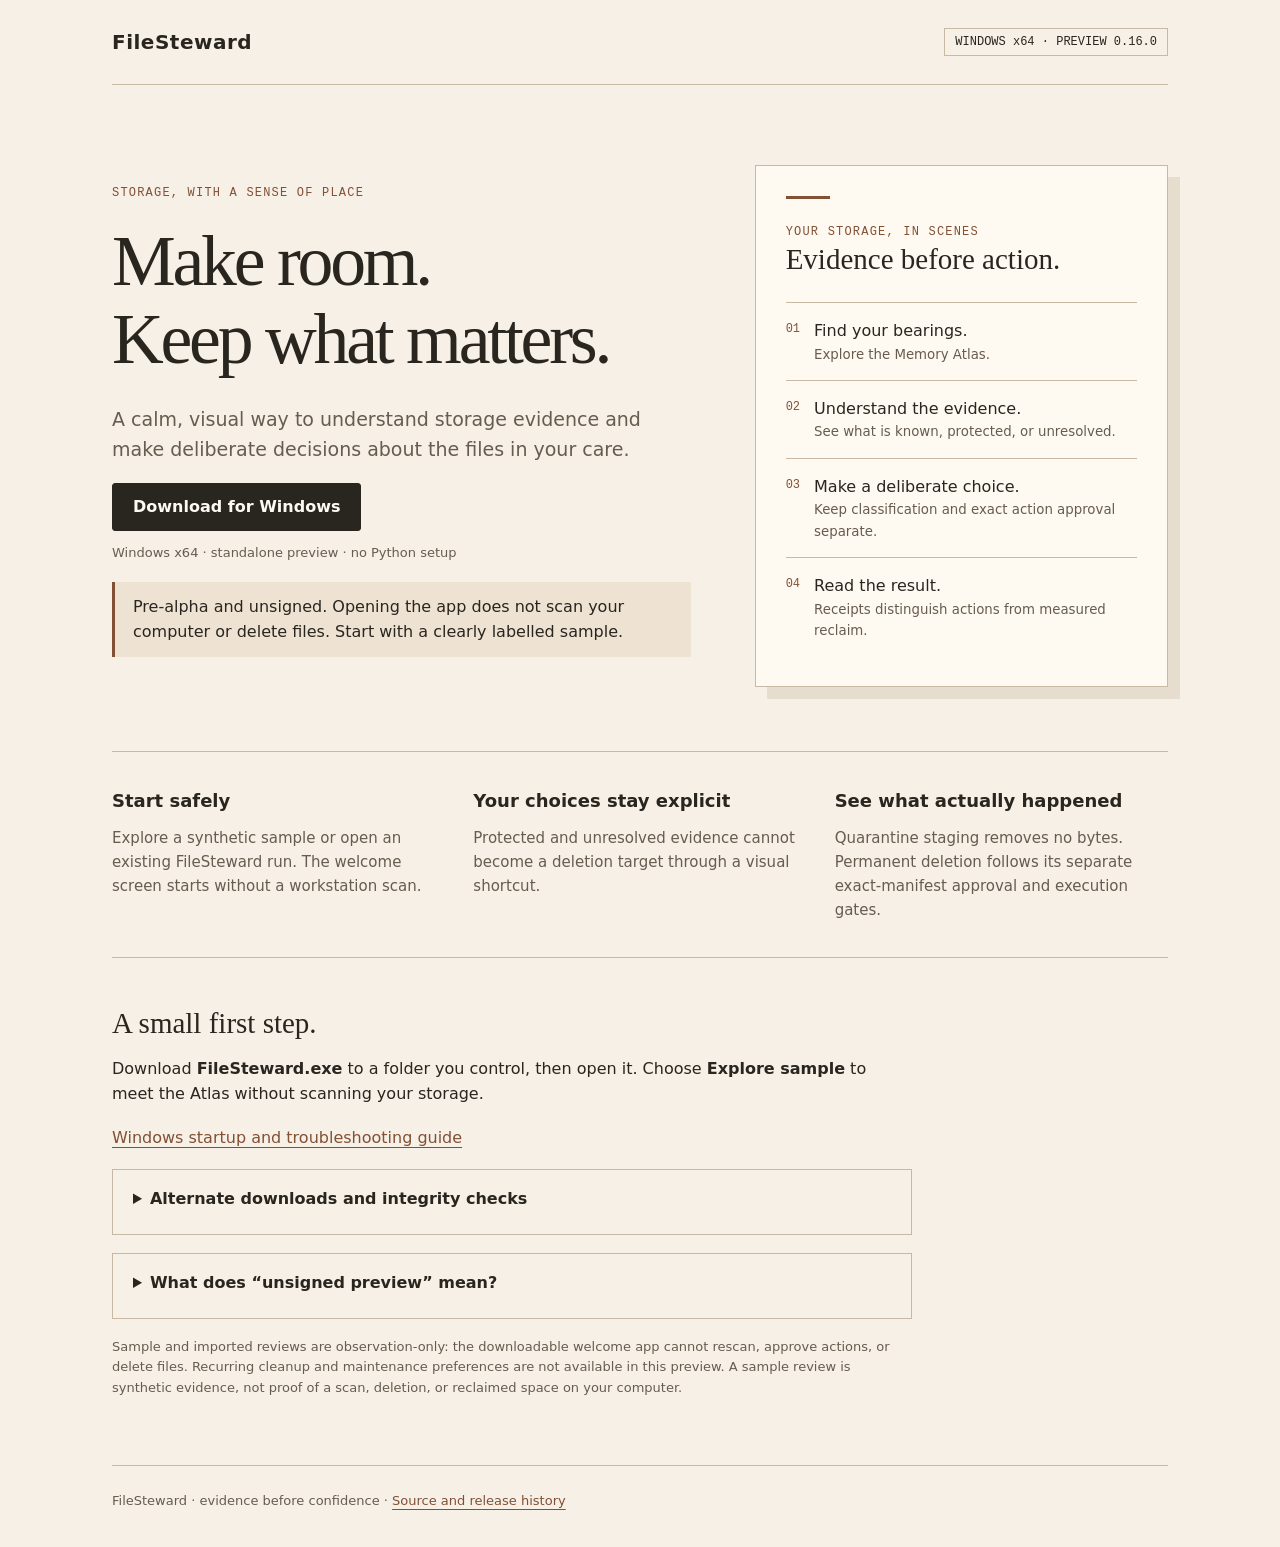
<file: docs/index.html>
<!doctype html>
<html lang="en"><head><meta charset="utf-8"><meta name="viewport" content="width=device-width,initial-scale=1"><meta name="description" content="FileSteward Windows preview. See storage evidence, make deliberate decisions, and review exact actions."><link rel="icon" type="image/svg+xml" href="assets/favicon.svg"><title>FileSteward — a clearer view of your storage</title><link rel="stylesheet" href="assets/launch.css"></head>
<body><a class="skip" href="#main">Skip to content</a><div class="frame"><header><a class="brand" href="./">FileSteward</a><span class="tag">WINDOWS x64 · PREVIEW 0.16.0</span></header>
<main id="main"><section class="hero" aria-labelledby="title"><div><span class="eyebrow">Storage, with a sense of place</span><h1 id="title">Make room.<br>Keep what matters.</h1><p class="lead">A calm, visual way to understand storage evidence and make deliberate decisions about the files in your care.</p><a class="primary" href="https://github.com/EndeavorEverlasting/FileSteward/releases/download/v0.16.0/FileSteward.exe" download>Download for Windows</a><p class="meta">Windows x64 · standalone preview · no Python setup</p><p class="notice">Pre-alpha and unsigned. Opening the app does not scan your computer or delete files. Start with a clearly labelled sample.</p></div>
<aside class="scene" aria-label="The FileSteward journey"><span class="eyebrow">Your storage, in scenes</span><h2>Evidence before action.</h2><ol><li><strong>01</strong><span>Find your bearings.<small>Explore the Memory Atlas.</small></span></li><li><strong>02</strong><span>Understand the evidence.<small>See what is known, protected, or unresolved.</small></span></li><li><strong>03</strong><span>Make a deliberate choice.<small>Keep classification and exact action approval separate.</small></span></li><li><strong>04</strong><span>Read the result.<small>Receipts distinguish actions from measured reclaim.</small></span></li></ol></aside></section>
<section class="strip" aria-label="Preview boundaries"><div><h3>Start safely</h3><p>Explore a synthetic sample or open an existing FileSteward run. The welcome screen starts without a workstation scan.</p></div><div><h3>Your choices stay explicit</h3><p>Protected and unresolved evidence cannot become a deletion target through a visual shortcut.</p></div><div><h3>See what actually happened</h3><p>Quarantine staging removes no bytes. Permanent deletion follows its separate exact-manifest approval and execution gates.</p></div></section>
<section class="notes" aria-labelledby="start"><h2 id="start">A small first step.</h2><p>Download <strong>FileSteward.exe</strong> to a folder you control, then open it. Choose <strong>Explore sample</strong> to meet the Atlas without scanning your storage.</p><p><a href="https://github.com/EndeavorEverlasting/FileSteward/blob/main/docs/windows-start.md">Windows startup and troubleshooting guide</a></p><details><summary>Alternate downloads and integrity checks</summary><p>The portable ZIP contains the folder distribution. The readable CMD bootstrap downloads the exact release EXE, verifies its embedded SHA-256, and starts it from your private application folder. Verify release checksums before running a downloaded preview.</p><div class="artifact-links"><a href="https://github.com/EndeavorEverlasting/FileSteward/releases/download/v0.16.0/FileSteward-windows-x64.zip">Windows x64 ZIP</a><a href="https://github.com/EndeavorEverlasting/FileSteward/releases/download/v0.16.0/FileSteward.cmd">Command launcher</a><a href="https://github.com/EndeavorEverlasting/FileSteward/releases/download/v0.16.0/SHA256SUMS.txt">SHA-256 checksums</a></div></details><details><summary>What does “unsigned preview” mean?</summary><p>This pre-alpha executable has no publisher signature. Windows may display a security warning. Check the source and checksum and follow your device’s security policy; signing and broad release acceptance are not claimed.</p></details><p class="meta">Sample and imported reviews are observation-only: the downloadable welcome app cannot rescan, approve actions, or delete files. Recurring cleanup and maintenance preferences are not available in this preview. A sample review is synthetic evidence, not proof of a scan, deletion, or reclaimed space on your computer.</p></section></main>
<footer>FileSteward · evidence before confidence · <a href="https://github.com/EndeavorEverlasting/FileSteward">Source and release history</a></footer></div></body></html>
</file>
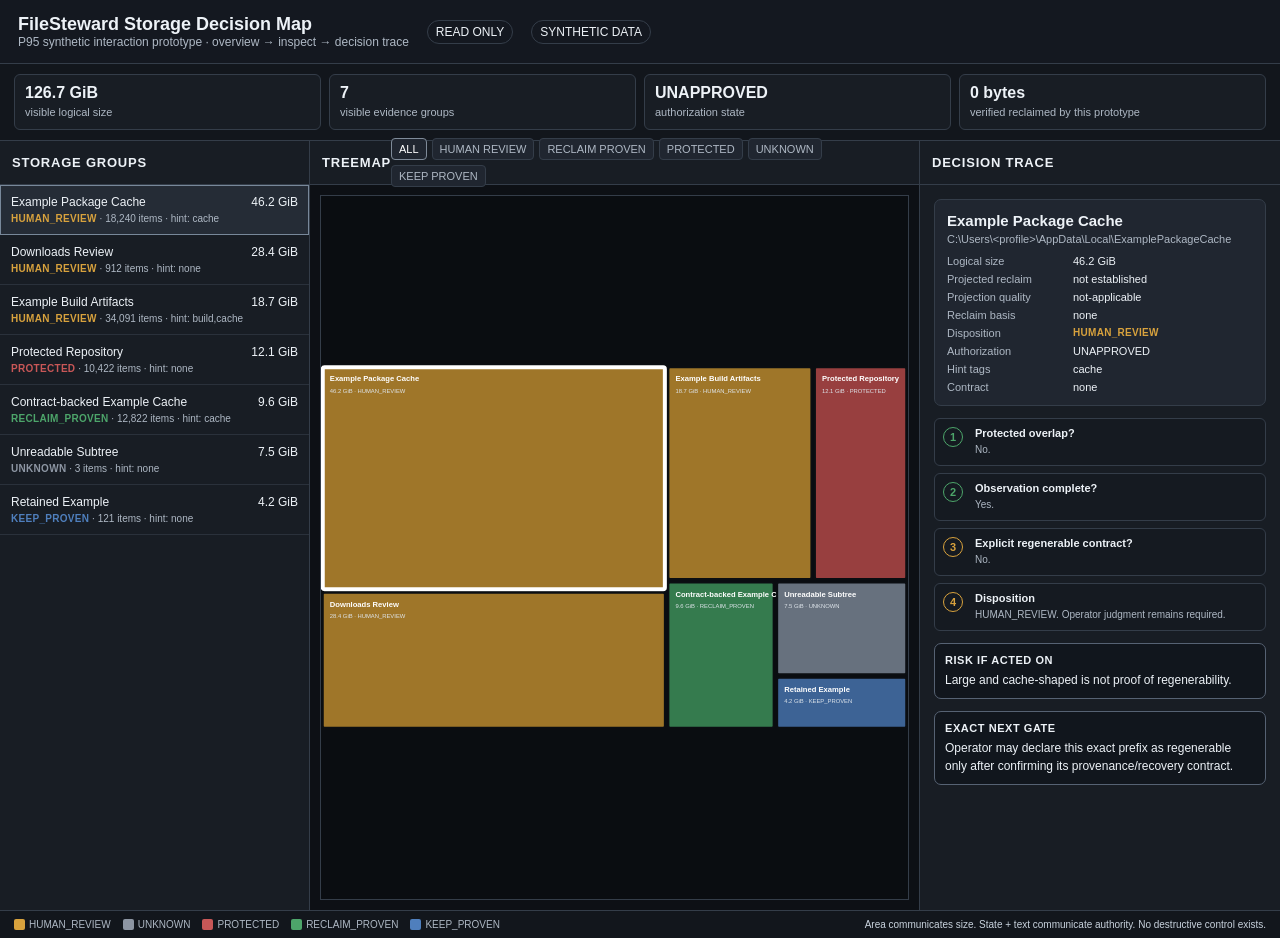
<file: docs/program/storage-reclaim-visualization-prototype.html>
<!doctype html>
<html lang="en">
<head>
<meta charset="utf-8">
<meta name="viewport" content="width=device-width,initial-scale=1">
<title>FileSteward Storage Decision Map — Synthetic P95 Prototype</title>
<style>
:root{
  font-family:Segoe UI,Arial,sans-serif;
  color-scheme:dark;
  --bg:#101318;--panel:#181d24;--panel2:#202630;--line:#343d49;--text:#edf2f7;--muted:#aeb8c4;
  --review:#d8a23d;--unknown:#8d96a3;--protected:#c85757;--reclaim:#4da56a;--keep:#4f7fbd;--select:#ffffff;
}
*{box-sizing:border-box}
body{margin:0;background:var(--bg);color:var(--text)}
button{font:inherit}
.app{min-height:100vh;display:grid;grid-template-rows:auto auto 1fr auto}
header{display:flex;gap:18px;align-items:center;padding:14px 18px;border-bottom:1px solid var(--line);background:#141820}
header h1{font-size:18px;margin:0;font-weight:650}
header .sub{font-size:12px;color:var(--muted)}
.badge{display:inline-flex;align-items:center;gap:6px;padding:4px 8px;border:1px solid var(--line);border-radius:999px;font-size:12px}
.metrics{display:grid;grid-template-columns:repeat(4,minmax(120px,1fr));gap:8px;padding:10px 14px;border-bottom:1px solid var(--line);background:#12161c}
.metric{background:var(--panel);border:1px solid var(--line);padding:9px 10px;border-radius:6px}
.metric b{display:block;font-size:16px}.metric span{font-size:11px;color:var(--muted)}
.workspace{display:grid;grid-template-columns:310px minmax(420px,1fr) 360px;min-height:0}
.pane{min-width:0;min-height:0;border-right:1px solid var(--line);background:var(--panel)}
.pane:last-child{border-right:0}
.pane-head{height:44px;display:flex;align-items:center;justify-content:space-between;padding:0 12px;border-bottom:1px solid var(--line)}
.pane-head h2{font-size:13px;margin:0;text-transform:uppercase;letter-spacing:.06em}
.controls{display:flex;gap:5px;flex-wrap:wrap}
.filter{border:1px solid var(--line);background:var(--panel2);color:var(--muted);padding:4px 7px;border-radius:4px;font-size:11px;cursor:pointer}
.filter.active{color:#fff;border-color:#7f8b99}
.list{overflow:auto;height:calc(100vh - 175px)}
.row{display:grid;grid-template-columns:1fr auto;gap:8px;padding:10px 11px;border-bottom:1px solid #2a313b;cursor:pointer}
.row:hover,.row.selected{background:#252c36}.row.selected{outline:1px solid #78889a;outline-offset:-1px}.row:focus-visible,.node:focus-visible{outline:3px solid #fff;outline-offset:-3px}
.row .name{font-size:12px;white-space:nowrap;overflow:hidden;text-overflow:ellipsis}
.row .meta{font-size:10px;color:var(--muted);margin-top:4px}
.row .size{text-align:right;font-size:12px;font-variant-numeric:tabular-nums}
.state{font-size:10px;font-weight:700;letter-spacing:.03em}
.state.HUMAN_REVIEW{color:var(--review)}.state.UNKNOWN{color:var(--unknown)}.state.PROTECTED{color:var(--protected)}
.state.RECLAIM_PROVEN{color:var(--reclaim)}.state.KEEP_PROVEN{color:var(--keep)}
.map-wrap{height:calc(100vh - 175px);padding:10px;background:#0d1015}
#treemap{width:100%;height:100%;display:block;border:1px solid var(--line);background:#0a0d11}
.node{cursor:pointer}.node rect{stroke:#0b0e12;stroke-width:2;vector-effect:non-scaling-stroke}
.node.selected rect{stroke:var(--select);stroke-width:4}
.node text{pointer-events:none;fill:white;font-size:13px;font-weight:650}
.node .tiny{font-size:10px;font-weight:400;fill:#e0e6ec}
.decision{padding:14px;overflow:auto;height:calc(100vh - 175px)}
.selected-card{border:1px solid var(--line);border-radius:7px;background:var(--panel2);padding:12px;margin-bottom:12px}
.selected-card h3{font-size:15px;margin:0 0 4px}.path{font-size:11px;color:var(--muted);word-break:break-all}
.kv{display:grid;grid-template-columns:120px 1fr;gap:6px;font-size:11px;margin-top:10px}.kv div:nth-child(odd){color:var(--muted)}
.trace{display:grid;gap:7px}.step{display:grid;grid-template-columns:24px 1fr;gap:8px;align-items:start;border:1px solid var(--line);border-radius:6px;padding:8px;background:#151a21}
.step .mark{width:20px;height:20px;border-radius:50%;display:grid;place-items:center;font-size:11px;font-weight:700;border:1px solid #596574}
.step.pass .mark{border-color:var(--reclaim);color:var(--reclaim)}
.step.stop .mark{border-color:var(--review);color:var(--review)}
.step.block .mark{border-color:var(--protected);color:var(--protected)}
.step.wait .mark{border-color:var(--unknown);color:var(--unknown)}
.step b{display:block;font-size:11px}.step span{font-size:10px;color:var(--muted)}
.next{margin-top:12px;border:1px solid #566273;border-radius:7px;padding:10px;background:#11161d}
.next b{display:block;font-size:11px;text-transform:uppercase;letter-spacing:.05em;margin-bottom:4px}.next span{font-size:12px}
.legend{display:flex;gap:12px;align-items:center;flex-wrap:wrap;padding:8px 14px;border-top:1px solid var(--line);background:#12161c;font-size:10px;color:var(--muted)}
.legend i{display:inline-block;width:11px;height:11px;border-radius:2px;margin-right:4px;vertical-align:-2px}
.notice{margin-left:auto;color:#c9d3de}
@media(max-width:1180px){.workspace{grid-template-columns:260px 1fr}.pane.decision-pane{grid-column:1/-1;border-top:1px solid var(--line)}.decision{height:auto}.map-wrap,.list{height:560px}.metrics{grid-template-columns:repeat(2,1fr)}}
</style>
</head>
<body>
<div class="app">
<header>
  <div>
    <h1>FileSteward Storage Decision Map</h1>
    <div class="sub">P95 synthetic interaction prototype · overview → inspect → decision trace</div>
  </div>
  <span class="badge">READ ONLY</span>
  <span class="badge">SYNTHETIC DATA</span>
</header>
<section class="metrics">
  <div class="metric"><b id="visibleSize">0 GiB</b><span>visible logical size</span></div>
  <div class="metric"><b id="visibleItems">0</b><span>visible evidence groups</span></div>
  <div class="metric"><b>UNAPPROVED</b><span>authorization state</span></div>
  <div class="metric"><b>0 bytes</b><span>verified reclaimed by this prototype</span></div>
</section>
<main class="workspace">
  <section class="pane">
    <div class="pane-head"><h2>Storage groups</h2></div>
    <div id="list" class="list"></div>
  </section>

  <section class="pane">
    <div class="pane-head">
      <h2>Treemap</h2>
      <div id="filters" class="controls"></div>
    </div>
    <div class="map-wrap"><svg id="treemap" viewBox="0 0 1000 620" role="img" aria-label="Synthetic FileSteward storage treemap"></svg></div>
  </section>

  <section class="pane decision-pane">
    <div class="pane-head"><h2>Decision trace</h2></div>
    <div id="decision" class="decision"></div>
  </section>
</main>
<footer class="legend">
  <span><i style="background:var(--review)"></i>HUMAN_REVIEW</span>
  <span><i style="background:var(--unknown)"></i>UNKNOWN</span>
  <span><i style="background:var(--protected)"></i>PROTECTED</span>
  <span><i style="background:var(--reclaim)"></i>RECLAIM_PROVEN</span>
  <span><i style="background:var(--keep)"></i>KEEP_PROVEN</span>
  <span class="notice">Area communicates size. State + text communicate authority. No destructive control exists.</span>
</footer>
</div>
<script>
const DATA = [
 {id:"pkg",name:"Example Package Cache",path:"C:\\Users\\<profile>\\AppData\\Local\\ExamplePackageCache",gib:46.2,items:18240,state:"HUMAN_REVIEW",auth:"UNAPPROVED",hint:"cache",scan:"COMPLETE",protection:"UNRELATED",contract:null,risk:"Large and cache-shaped is not proof of regenerability.",next:"Operator may declare this exact prefix as regenerable only after confirming its provenance/recovery contract."},
 {id:"downloads",name:"Downloads Review",path:"C:\\Users\\<profile>\\Downloads",gib:28.4,items:912,state:"HUMAN_REVIEW",auth:"UNAPPROVED",hint:"none",scan:"COMPLETE",protection:"UNRELATED",contract:null,risk:"Personal meaning is unknown; size is not deletion authority.",next:"Inspect or classify deliberately. Do not create a broad regenerable contract."},
 {id:"build",name:"Example Build Artifacts",path:"C:\\Users\\<profile>\\dev\\example-project\\.cache",gib:18.7,items:34091,state:"HUMAN_REVIEW",auth:"UNAPPROVED",hint:"build,cache",scan:"COMPLETE",protection:"UNRELATED",contract:null,risk:"Appears generated, but FileSteward requires an explicit regenerability contract.",next:"Confirm exact build/cache semantics, then optionally declare only this precise prefix."},
 {id:"protected",name:"Protected Repository",path:"C:\\Users\\<profile>\\dev\\protected-project",gib:12.1,items:10422,state:"PROTECTED",auth:"UNAPPROVED",hint:"none",scan:"COMPLETE",protection:"SELF",contract:null,risk:"Protected overlap prohibits automated reclaim.",next:"No reclaim action. Protection wins over size and hints."},
 {id:"reclaim",name:"Contract-backed Example Cache",path:"C:\\ProgramData\\ExampleTool\\RegenerableCache",gib:9.6,items:12822,state:"RECLAIM_PROVEN",auth:"UNAPPROVED",hint:"cache",scan:"COMPLETE",protection:"UNRELATED",contract:"example-contract-1",projectedReclaimGiB:8.9,reclaimBasis:"synthetic contract-backed example",projectionQuality:"estimate-logical",risk:"Evidence supports reclaim, but authorization is still absent.",next:"Review the exact manifest/run/row set. A later approval artifact would be a separate gate."},
 {id:"unknown",name:"Unreadable Subtree",path:"C:\\ExampleRestricted",gib:7.5,items:3,state:"UNKNOWN",auth:"UNAPPROVED",hint:"none",scan:"INCOMPLETE",protection:"UNRELATED",contract:null,risk:"Observation is incomplete; acting could remove unseen content.",next:"Resolve the observation gap or leave untouched."},
 {id:"keep",name:"Retained Example",path:"C:\\ProgramData\\ExampleTool\\RequiredData",gib:4.2,items:121,state:"KEEP_PROVEN",auth:"UNAPPROVED",hint:"none",scan:"COMPLETE",protection:"UNRELATED",contract:"example-contract-keep",risk:"Affirmative evidence says retain.",next:"No reclaim action."}
];

const COLORS={HUMAN_REVIEW:"#9f7629",UNKNOWN:"#67717e",PROTECTED:"#983f3f",RECLAIM_PROVEN:"#357b4e",KEEP_PROVEN:"#3d6395"};
const esc = (value) => String(value ?? "").replace(/[&<>"']/g, ch => ({"&":"&amp;","<":"&lt;",">":"&gt;",'"':"&quot;","'":"&#39;"}[ch]));
const activateSelection = (id) => { selectedId=id; render(); };
const keyActivate = (event,id) => {
  if(event.key==="Enter" || event.key===" "){ event.preventDefault(); activateSelection(id); }
};
let active="ALL";
let selectedId=DATA[0].id;

function fmt(n){return n.toFixed(1)+" GiB"}

function layout(items,x,y,w,h){
  if(!items.length) return [];
  if(items.length===1) return [{...items[0],x,y,w,h}];
  const total=items.reduce((s,a)=>s+a.gib,0);
  let acc=0,cut=1,best=Infinity;
  for(let i=1;i<items.length;i++){
    acc+=items[i-1].gib;
    const d=Math.abs(total/2-acc);
    if(d<best){best=d;cut=i}
  }
  const left=items.slice(0,cut),right=items.slice(cut);
  const leftTotal=left.reduce((s,a)=>s+a.gib,0);
  const ratio=leftTotal/total;
  if(w>=h){
    const w1=w*ratio;
    return [...layout(left,x,y,w1,h),...layout(right,x+w1,y,w-w1,h)];
  }
  const h1=h*ratio;
  return [...layout(left,x,y,w,h1),...layout(right,x,y+h1,w,h-h1)];
}

function visible(){return DATA.filter(d=>active==="ALL"||d.state===active)}

function gateSteps(d){
  if(d.protection==="SELF" || d.protection==="DESCENDANT") return [
    ["block","1","Protected overlap?","Yes — "+d.protection+"."],
    ["block","2","Disposition","PROTECTED. Protection wins."]
  ];
  if(d.protection==="ANCESTOR") return [
    ["stop","1","Protected subtree contained?","Yes — ancestor must be decomposed."],
    ["stop","2","Disposition","HUMAN_REVIEW. Whole-directory action is prohibited."]
  ];
  if(d.scan!=="COMPLETE") return [
    ["pass","1","Protected overlap?","No."],
    ["wait","2","Observation complete?","No — scan evidence is incomplete."],
    ["wait","3","Disposition","UNKNOWN. Stop before contract or action."]
  ];
  if(d.state==="KEEP_PROVEN") return [
    ["pass","1","Protected overlap?","No."],
    ["pass","2","Observation complete?","Yes."],
    ["pass","3","Retention evidence?","Yes."],
    ["stop","4","Disposition","KEEP_PROVEN. No reclaim action."]
  ];
  if(!d.contract) return [
    ["pass","1","Protected overlap?","No."],
    ["pass","2","Observation complete?","Yes."],
    ["stop","3","Explicit regenerable contract?","No."],
    ["stop","4","Disposition","HUMAN_REVIEW. Operator judgment remains required."]
  ];
  if(d.state==="RECLAIM_PROVEN") return [
    ["pass","1","Protected overlap?","No."],
    ["pass","2","Observation complete?","Yes."],
    ["pass","3","Explicit regenerable contract?","Yes — "+d.contract+"."],
    ["pass","4","Provenance/recoverability + challenge?","Sustained by synthetic example evidence."],
    ["pass","5","Evidence disposition","RECLAIM_PROVEN."],
    ["stop","6","Operator approval bound to run/manifest/rows?","No — authorization remains UNAPPROVED."],
    ["wait","7","Apply","Unavailable in the current MVP."]
  ];
  return [["stop","1","Disposition",d.state]];
}

function renderFilters(){
  const states=["ALL","HUMAN_REVIEW","RECLAIM_PROVEN","PROTECTED","UNKNOWN","KEEP_PROVEN"];
  document.getElementById("filters").innerHTML=states.map(s=>`<button class="filter ${active===s?"active":""}" data-state="${s}">${s.replace("_"," ")}</button>`).join("");
  document.querySelectorAll(".filter").forEach(b=>b.onclick=()=>{active=b.dataset.state;if(!visible().some(d=>d.id===selectedId))selectedId=visible()[0]?.id||null;render()});
}

function renderList(){
  const items=[...visible()].sort((a,b)=>b.gib-a.gib);
  document.getElementById("list").innerHTML=items.map(d=>`
    <div class="row ${d.id===selectedId?"selected":""}" data-id="${esc(d.id)}" role="button" tabindex="0" aria-label="${esc(d.name)} ${esc(d.state)} ${fmt(d.gib)}">
      <div><div class="name">${esc(d.name)}</div><div class="meta"><span class="state ${esc(d.state)}">${esc(d.state)}</span> · ${d.items.toLocaleString()} items · hint: ${esc(d.hint)}</div></div>
      <div class="size">${fmt(d.gib)}</div>
    </div>`).join("");
  document.querySelectorAll(".row").forEach(r=>{
    r.onclick=()=>activateSelection(r.dataset.id);
    r.onkeydown=(event)=>keyActivate(event,r.dataset.id);
  });
}

function renderMap(){
  const items=[...visible()].sort((a,b)=>b.gib-a.gib);
  const laid=layout(items,0,0,1000,620);
  const svg=document.getElementById("treemap");
  svg.innerHTML=laid.map(d=>{
    const pad=3,x=d.x+pad,y=d.y+pad,w=Math.max(0,d.w-pad*2),h=Math.max(0,d.h-pad*2);
    const label=w>150&&h>70?`<text x="${x+12}" y="${y+24}">${esc(d.name)}</text><text class="tiny" x="${x+12}" y="${y+43}">${fmt(d.gib)} · ${esc(d.state)}</text>`:"";
    return `<g class="node ${d.id===selectedId?"selected":""}" data-id="${esc(d.id)}" role="button" tabindex="0" aria-label="${esc(d.name)} ${esc(d.state)} ${fmt(d.gib)}"><rect x="${x}" y="${y}" width="${w}" height="${h}" rx="3" fill="${COLORS[d.state]}"></rect>${label}</g>`;
  }).join("");
  svg.querySelectorAll(".node").forEach(n=>{
    n.onclick=()=>activateSelection(n.dataset.id);
    n.onkeydown=(event)=>keyActivate(event,n.dataset.id);
  });
}

function renderDecision(){
  const d=DATA.find(x=>x.id===selectedId);
  const box=document.getElementById("decision");
  if(!d){box.innerHTML="<p>No visible item selected.</p>";return}
  const steps=gateSteps(d).map(s=>`<div class="step ${esc(s[0])}"><div class="mark">${esc(s[1])}</div><div><b>${esc(s[2])}</b><span>${esc(s[3])}</span></div></div>`).join("");
  box.innerHTML=`
    <div class="selected-card">
      <h3>${esc(d.name)}</h3><div class="path">${esc(d.path)}</div>
      <div class="kv">
        <div>Logical size</div><div>${fmt(d.gib)}</div>
        <div>Projected reclaim</div><div>${d.projectedReclaimGiB==null?"not established":fmt(d.projectedReclaimGiB)}</div>
        <div>Projection quality</div><div>${esc(d.projectionQuality||"not-applicable")}</div>
        <div>Reclaim basis</div><div>${esc(d.reclaimBasis||"none")}</div>
        <div>Disposition</div><div class="state ${esc(d.state)}">${esc(d.state)}</div>
        <div>Authorization</div><div>${esc(d.auth)}</div>
        <div>Hint tags</div><div>${esc(d.hint)}</div>
        <div>Contract</div><div>${esc(d.contract||"none")}</div>
      </div>
    </div>
    <div class="trace">${steps}</div>
    <div class="next"><b>Risk if acted on</b><span>${esc(d.risk)}</span></div>
    <div class="next"><b>Exact next gate</b><span>${esc(d.next)}</span></div>
  `;
}

function renderMetrics(){
  const items=visible();
  document.getElementById("visibleSize").textContent=fmt(items.reduce((s,a)=>s+a.gib,0));
  document.getElementById("visibleItems").textContent=items.length;
}

function render(){renderFilters();renderList();renderMap();renderDecision();renderMetrics()}
render();
</script>
</body>
</html>
</file>
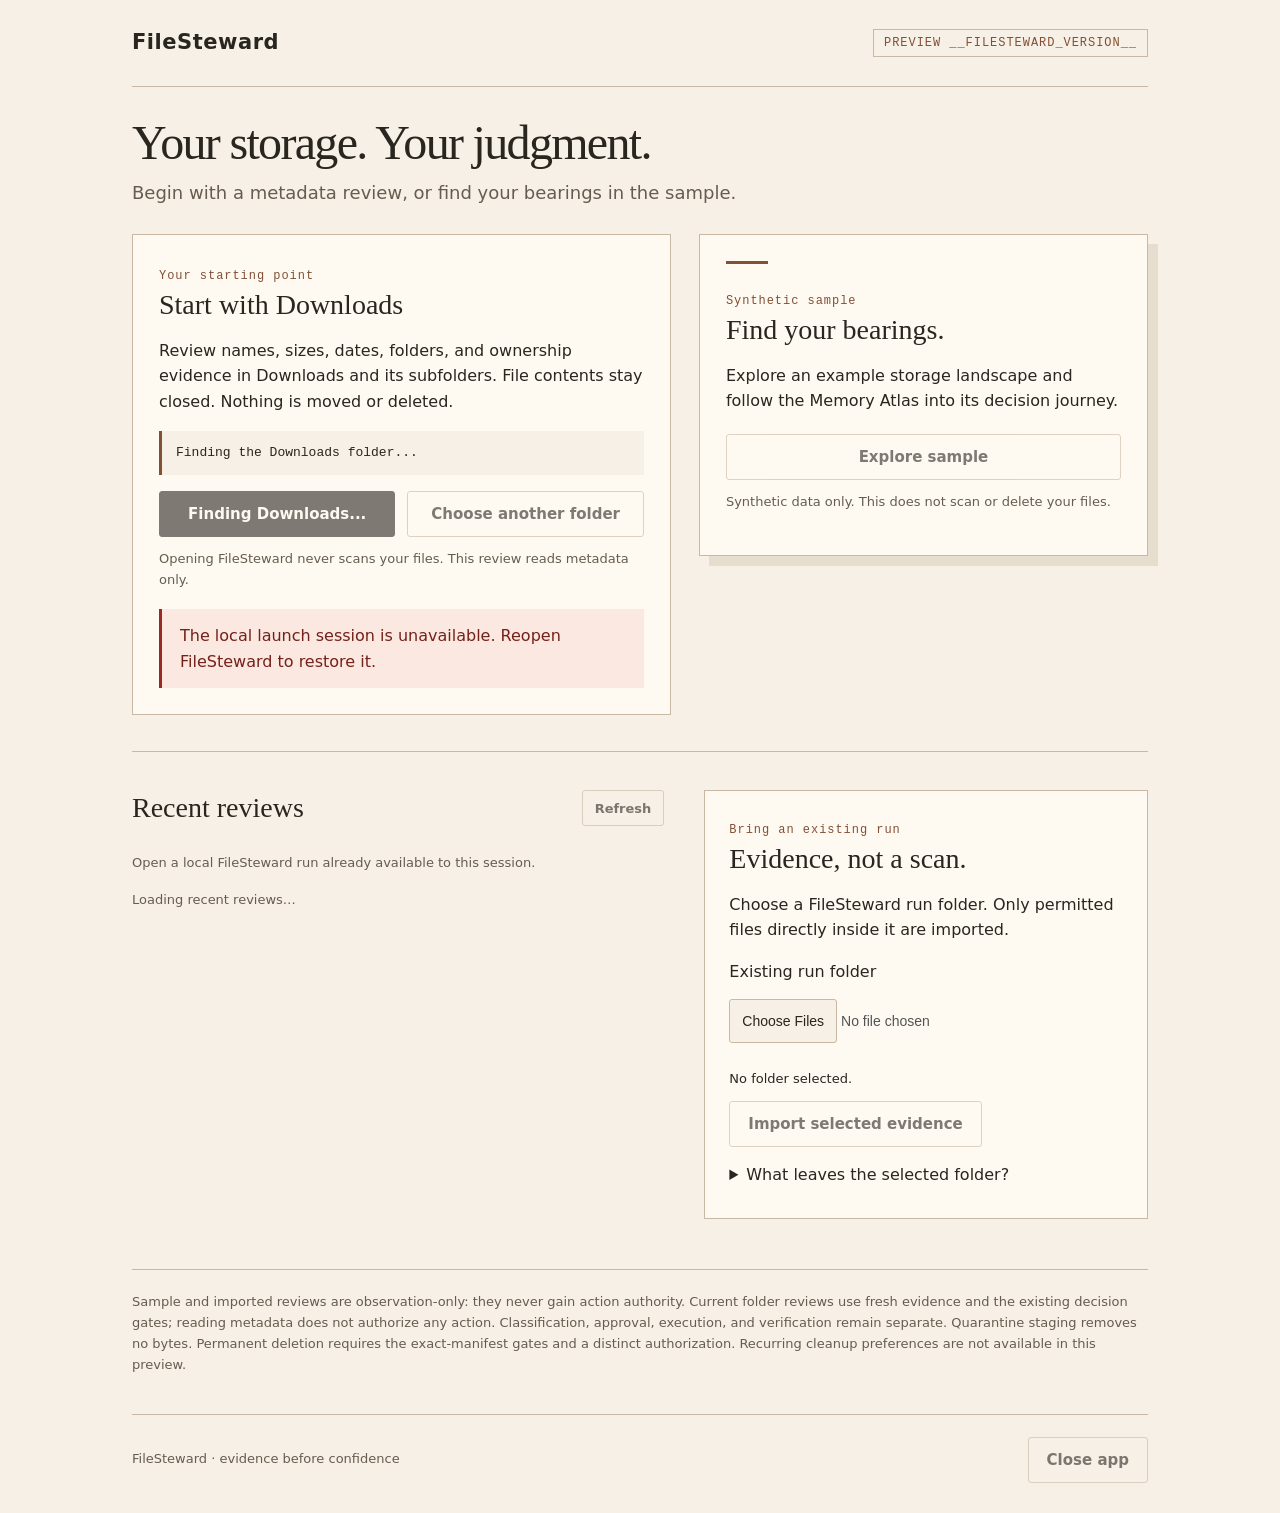
<file: src/filesteward/web/launch.html>
<!doctype html>
<html lang="en"><head><meta charset="utf-8"><meta name="viewport" content="width=device-width,initial-scale=1"><title>Welcome — FileSteward</title><style>
:root{color-scheme:light;--paper:#f6f0e6;--ink:#29251f;--muted:#665c50;--copper:#825035;--line:#c8b8a4;--surface:#fffaf1;font-family:Segoe UI,system-ui,sans-serif}*{box-sizing:border-box}body{margin:0;background:var(--paper);color:var(--ink);line-height:1.6}.frame{max-width:1080px;margin:auto;padding:0 32px}header{display:flex;justify-content:space-between;align-items:center;gap:18px;padding:26px 0;border-bottom:1px solid var(--line)}.brand{font-size:21px;font-weight:750;letter-spacing:.025em}.version,.eyebrow{font:12px Consolas,monospace;letter-spacing:.08em;color:var(--copper)}.version{border:1px solid var(--line);padding:6px 10px}.skip{position:absolute;top:-6rem;background:var(--surface);padding:1rem}.skip:focus{top:1rem;z-index:30}button,input,a,summary{touch-action:manipulation}button:focus-visible,input:focus-visible,a:focus-visible,summary:focus-visible,.current-output:focus-visible{outline:3px solid #244f62;outline-offset:4px}button{cursor:pointer;font:600 15px Segoe UI,system-ui,sans-serif;min-height:46px;padding:10px 18px;border:1px solid var(--line);border-radius:3px;background:transparent;color:var(--ink)}button:hover{background:#eaddcc}button:disabled{cursor:wait;opacity:.6}.primary{background:var(--ink);color:var(--surface);border-color:var(--ink)}.primary:hover{background:var(--copper)}.hero{display:grid;grid-template-columns:1.3fr 1fr;gap:65px;padding:70px 0 50px;align-items:center}h1{font:400 clamp(40px,5.5vw,64px)/1.1 Georgia,serif;letter-spacing:-.035em;margin:16px 0 24px}h2{font:400 28px/1.25 Georgia,serif;margin:0 0 16px}h3{font-size:17px;margin:0 0 10px}p{margin:0 0 16px}.lead{font-size:18px;color:var(--muted)}.note{font-size:13px;color:var(--muted);margin-top:12px}.sample{background:var(--surface);border:1px solid var(--line);padding:28px;box-shadow:10px 10px 0 #e7ddcf}.sample:before{content:"";display:block;border-top:3px solid var(--copper);width:42px;margin-bottom:22px}.sample ol{padding-left:22px;color:var(--muted)}.sample li{padding:5px 0}.sample button{width:100%;margin-top:12px}.lower{display:grid;grid-template-columns:1.2fr 1fr;gap:40px;border-top:1px solid var(--line);padding:38px 0 50px}.section-top{display:flex;justify-content:space-between;align-items:start;gap:18px}.section-top button{padding:6px 12px;font-size:13px;min-height:36px}.runs{list-style:none;margin:10px 0 0;padding:0}.runs li{border-top:1px solid var(--line);padding:15px 0;display:flex;align-items:center;justify-content:space-between;gap:14px}.run-title{font-weight:650;overflow-wrap:anywhere}.run-meta{font-size:12px;color:var(--muted);overflow-wrap:anywhere}.import{border:1px solid var(--line);padding:24px;background:var(--surface)}input[type=file]{width:100%;font-size:14px;margin:14px 0;min-height:44px}input::file-selector-button{min-height:44px;background:var(--paper);border:1px solid var(--line);border-radius:3px;padding:8px 12px;color:var(--ink);cursor:pointer}.file-summary{font-size:13px;overflow-wrap:anywhere;padding:12px 0}.status{min-height:30px;padding:14px 18px;margin:0 0 25px;border-left:3px solid var(--copper);background:#eee3d3}.status[hidden]{display:none}.status[data-error=true]{border-color:#9b2922;background:#fae8e1;color:#742119}.boundary{font-size:13px;color:var(--muted);border-top:1px solid var(--line);padding:22px 0}footer{padding:22px 0 30px;border-top:1px solid var(--line);display:flex;justify-content:space-between;align-items:center;gap:20px;color:var(--muted);font-size:13px}details{margin-top:15px}summary{cursor:pointer;min-height:32px}details p{font-size:13px;color:var(--muted);margin-top:10px}@media(max-width:720px){.frame{padding:0 20px}.hero,.lower{grid-template-columns:1fr;gap:30px}.hero{padding:45px 0}.sample{box-shadow:5px 5px 0 #e7ddcf}header,footer{flex-wrap:wrap}.runs li{align-items:start}.lower{padding-top:30px}h1{font-size:44px}}@media(prefers-reduced-motion:reduce){*{animation:none!important;transition:none!important;scroll-behavior:auto!important}}@media(forced-colors:active){.sample,.import,.status,.version,button{color:CanvasText;background:Canvas;border:1px solid CanvasText;box-shadow:none}.version,.eyebrow,.status[data-error=true]{color:CanvasText}.status[data-error=true]{background:Canvas}}
.current{padding:28px;border:1px solid var(--line);background:var(--surface);margin-bottom:36px}.current form{display:flex;flex-wrap:wrap;gap:12px;align-items:end}.current .field{flex:1 1 300px;min-width:0}.current label{display:block;font-weight:650}.current input{width:100%;min-height:46px;font:16px Segoe UI,system-ui,sans-serif;padding:10px;border:1px solid var(--line);background:var(--paper);color:var(--ink)}.current .note,.current-output{overflow-wrap:anywhere}.current-output{margin-top:18px}.current-output:empty{display:none}.hero,.lower{grid-template-columns:minmax(0,1.2fr) minmax(0,1fr)}@media(max-width:720px){.hero,.lower{grid-template-columns:minmax(0,1fr)}.current{padding:20px}.current form>button{width:100%}}@media(forced-colors:active){.current,.current input{background:Canvas;color:CanvasText;border-color:CanvasText}}#ownership-checks{overflow-wrap:anywhere}#ownership-gaps{padding-inline-start:22px;font-size:13px;color:var(--muted)}.welcome-intro{padding:30px 0 0}.welcome-intro h1{font-size:clamp(34px,4.5vw,48px);margin:0 0 10px}.welcome-intro .lead{margin:0}.hero{padding:26px 0 36px;gap:28px;align-items:start}.current{margin:0;padding:26px}.sample{padding:26px}.sample button{margin-top:4px}.scope-caption{overflow-wrap:anywhere;font:13px/1.6 Consolas,monospace;padding:12px 14px;background:var(--paper);border-inline-start:3px solid var(--copper)}.start-actions{display:flex;flex-wrap:wrap;gap:12px}.start-actions button{flex:1 1 180px}.current-output{font-size:14px}.current-output:focus-visible,#error:focus-visible{outline:3px solid #244f62;outline-offset:4px}#chosen-scope{margin-top:22px;padding-top:20px;border-top:1px solid var(--line)}#chosen-scope[hidden]{display:none}#error{margin:18px 0 0;overflow-wrap:anywhere}button:disabled{cursor:default}.current .note{margin-bottom:0}@media(max-width:720px){.welcome-intro{padding-top:24px}.hero{padding-top:20px;gap:20px}.current,.sample{padding:20px}.sample:before{margin-bottom:16px}.sample h2{font-size:25px}.sample .note{margin-bottom:0}.hero .start-actions button{flex-basis:100%}}@media(forced-colors:active){.scope-caption{background:Canvas;color:CanvasText;border-color:CanvasText}#error:focus-visible,.current-output:focus-visible{outline-color:Highlight}}
@media(max-width:720px){header{padding:18px 0}.welcome-intro{padding-top:18px}.welcome-intro h1{font-size:30px}.welcome-intro .lead{font-size:15px;line-height:1.5}.current,.sample{padding:16px}.hero{gap:16px;padding-top:18px}.hero h2{font-size:26px}.current>p:not(.note):not(.scope-caption),.sample>p:not(.note){font-size:15px;line-height:1.5}.scope-caption{padding:10px 12px}}</style></head><body><a class="skip" href="#main">Skip to content</a><div class="frame"><header><span class="brand">FileSteward</span><span class="version">PREVIEW __FILESTEWARD_VERSION__</span></header>
<main id="main"><section class="welcome-intro" aria-labelledby="welcome"><h1 id="welcome">Your storage. Your judgment.</h1><p class="lead">Begin with a metadata review, or find your bearings in the sample.</p></section>
<section class="hero" aria-label="Choose where to begin"><section class="current" id="current-card" aria-labelledby="current-title"><span class="eyebrow">Your starting point</span><h2 id="current-title">Start with Downloads</h2><p>Review names, sizes, dates, folders, and ownership evidence in Downloads and its subfolders. File contents stay closed. Nothing is moved or deleted.</p><p class="scope-caption" id="recommended-path">Finding the Downloads folder...</p><div class="start-actions"><button type="button" class="primary" id="review-downloads" disabled>Finding Downloads...</button><button type="button" id="choose-folder">Choose another folder</button></div><p class="note" id="recommended-state" role="status" aria-live="polite">Opening FileSteward never scans your files. This review reads metadata only.</p><button type="button" id="refresh-scope" hidden>Check Downloads again</button><section id="chosen-scope" aria-labelledby="chosen-title" hidden><h3 id="chosen-title">Your selected folder</h3><p class="scope-caption" id="chosen-path"></p><p class="note" id="selected-state">Review names, sizes, dates and ownership evidence. File contents stay closed; nothing is moved or deleted.</p><button type="button" id="review-selected" disabled>Review selected folder</button></section><div class="current-output" id="scan-result" role="status" aria-live="polite" tabindex="-1"></div><div id="error" class="status" role="alert" data-error="true" tabindex="-1" hidden></div></section><aside class="sample" aria-labelledby="sample-title"><span class="eyebrow">Synthetic sample</span><h2 id="sample-title">Find your bearings.</h2><p>Explore an example storage landscape and follow the Memory Atlas into its decision journey.</p><button type="button" id="demo">Explore sample</button><p class="note">Synthetic data only. This does not scan or delete your files.</p></aside></section>
<div class="status" id="status" role="status" aria-live="polite" hidden></div>
<section class="lower" aria-label="Open your evidence"><section aria-labelledby="recent-title"><div class="section-top"><h2 id="recent-title">Recent reviews</h2><button type="button" id="refresh">Refresh</button></div><p class="note">Open a local FileSteward run already available to this session.</p><ul class="runs" id="runs"></ul><p id="empty" class="note">Loading recent reviews…</p></section><section class="import" aria-labelledby="import-title"><span class="eyebrow">Bring an existing run</span><h2 id="import-title">Evidence, not a scan.</h2><p>Choose a FileSteward run folder. Only permitted files directly inside it are imported.</p><label for="folder">Existing run folder</label><input id="folder" type="file" webkitdirectory multiple><div id="file-summary" class="file-summary" aria-live="polite">No folder selected.</div><button type="button" id="import" disabled>Import selected evidence</button><details><summary>What leaves the selected folder?</summary><p id="allowed">Loading permitted filenames…</p><p>Nested files and other private material are excluded. Importing a run does not authorize a scan or an action on its source paths.</p></details></section></section>
<p class="boundary">Sample and imported reviews are observation-only: they never gain action authority. Current folder reviews use fresh evidence and the existing decision gates; reading metadata does not authorize any action. Classification, approval, execution, and verification remain separate. Quarantine staging removes no bytes. Permanent deletion requires the exact-manifest gates and a distinct authorization. Recurring cleanup preferences are not available in this preview.</p></main><footer><span>FileSteward · evidence before confidence</span><button type="button" id="stop">Close app</button></footer></div>
<script type="application/json" id="launch-runtime">__FILESTEWARD_RUNTIME__</script><script>
(() => {
  'use strict';
  const byId = id => document.getElementById(id);
  let runtime, selected = [], busy = false, stopped = false, recommended = null, chosen = null;
  const notice = message => { byId('status').hidden = !message; byId('status').textContent = message; };
  const showError = message => { byId('error').hidden = !message; byId('error').textContent = message; };
  const controls = () => {
    document.querySelectorAll('button,input').forEach(el => {
      el.disabled = busy || stopped || (el.id === 'import' && !selected.length)
        || (el.id === 'review-downloads' && !(recommended && recommended.available && recommended.scope_token))
        || (el.id === 'review-selected' && !(chosen && chosen.scope_token));
    });
    byId('main').setAttribute('aria-busy', String(busy));
    byId('current-card').setAttribute('aria-busy', String(busy));
  };
  try { runtime = JSON.parse(byId('launch-runtime').textContent); } catch (_) { showError('The local launch session is unavailable. Reopen FileSteward to restore it.'); stopped = true; controls(); return; }
  const whitelist = () => Array.isArray(runtime.allowedImportFiles) ? runtime.allowedImportFiles : [];
  const request = async (path, body) => {
    const headers = {'Accept':'application/json'};
    if (runtime.sessionToken) headers[runtime.sessionHeader || 'X-FileSteward-Session'] = runtime.sessionToken;
    const options = {headers, cache:'no-store'};
    if (body !== undefined) { options.method = 'POST'; headers['Content-Type'] = 'application/json'; options.body = JSON.stringify(body); }
    const response = await fetch(path, options);
    const payload = await response.json().catch(() => { throw new Error('The local app returned an unreadable response. Refresh or reopen FileSteward.'); });
    if (!response.ok) throw new Error(payload.error || payload.message || 'The local app refused this request. Review the selected evidence and retry.');
    return payload;
  };
  const navigate = payload => {
    if (!payload || !payload.url) throw new Error('No review address was returned. Refresh recent reviews and retry.');
    const url = new URL(payload.url, location.href);
    if (url.origin !== location.origin || !['http:','https:'].includes(url.protocol)) throw new Error('The review address does not belong to this local session.');
    location.assign(url.href);
  };
  const action = async (message, callback) => {
    if (busy || stopped) return;
    busy = true; showError(''); notice(message); controls();
    let failed = false;
    try { await callback(); } catch (error) { failed = true; notice(''); showError(error.message || 'The local connection failed. Reopen FileSteward and retry; success is not confirmed.'); }
    finally { busy = false; controls(); if (failed) byId('error').focus(); }
  };
  const refresh = async () => {
    const state = await request('/api/v1/launch/state');
    if (Array.isArray(state.allowedImportFiles)) runtime.allowedImportFiles = state.allowedImportFiles;
    byId('allowed').textContent = whitelist().length ? 'Permitted root-level files: ' + whitelist().join(', ') + '.' : 'No import filenames are permitted by this session.';
    byId('runs').replaceChildren();
    const runs = Array.isArray(state.runs) ? state.runs : [];
    byId('empty').hidden = runs.length > 0; byId('empty').textContent = 'No reviews yet. Explore the sample or import an existing run.';
    runs.forEach(run => {
      const li = document.createElement('li'), copy = document.createElement('div'), title = document.createElement('div'), meta = document.createElement('div'), open = document.createElement('button');
      title.className = 'run-title'; title.textContent = run.title || run.run_id || run.id;
      meta.className = 'run-meta'; meta.textContent = (run.is_sample ? 'SYNTHETIC SAMPLE · ' : (run.is_current ? 'CURRENT FOLDER REVIEW - ' : 'CAPTURED EVIDENCE - ')) + (run.run_id || run.id);
      open.type = 'button'; open.textContent = 'Open review'; open.setAttribute('aria-label', 'Open ' + title.textContent + (run.is_sample ? ', synthetic sample' : ''));
      open.addEventListener('click', () => action('Opening review…', async () => navigate(await request('/api/v1/launch/open', {run_id:run.id}))));
      copy.append(title,meta); li.append(copy,open); byId('runs').append(li);
    });
    notice('Recent reviews refreshed.');
  };
  const refreshRecommendation = async () => {
    recommended = null;
    byId('review-downloads').textContent = 'Finding Downloads...';
    controls();
    try {
      const scope = await request('/api/v1/launch/recommended-scope');
      recommended = scope;
      byId('recommended-path').textContent = scope.display_path ? 'Folder: ' + scope.display_path : 'No Downloads folder is available for review.';
      byId('recommended-state').textContent = scope.available
        ? 'Opening FileSteward never scans your files. This review reads metadata only.'
        : 'Downloads is not available for a safe review. No files were scanned. ' + (scope.reason || '') + ' Choose another folder or explore the sample.';
      byId('refresh-scope').hidden = Boolean(scope.available);
    } catch (error) {
      byId('recommended-path').textContent = 'Downloads discovery could not be completed.';
      byId('recommended-state').textContent = error.message + ' No files were scanned. Choose another folder or explore the sample.';
      byId('refresh-scope').hidden = false;
      throw error;
    } finally {
      byId('review-downloads').textContent = 'Review Downloads';
      controls();
    }
  };
  const review = (scope, label, isRecommended) => action('Reading ' + label + ' metadata and ownership evidence...', async () => {
    if (!(scope && scope.scope_token)) throw new Error('The folder recommendation is unavailable. Check Downloads again or choose another folder.');
    const token = scope.scope_token;
    scope.scope_token = null;
    controls();
    byId('scan-result').textContent = 'Reading ' + label + ' metadata and ownership evidence... File contents stay closed.';
    try {
      const started = await request('/api/v1/launch/current-scan', {scope_token:token});
      let result;
      do {
        await new Promise(resolve => setTimeout(resolve, 350));
        result = await request('/api/v1/launch/current-scan');
        if (result.job_id !== started.job_id) throw new Error('The folder review changed. Check the current result before retrying.');
      } while (result.state === 'READING');
      if (result.state === 'ERROR') throw new Error(result.message);
      if (!['READY','PARTIAL','EMPTY'].includes(result.state)) throw new Error('The folder review returned an unknown result. No review was opened.');
      byId('scan-result').textContent = result.message + ' Entries read: ' + result.item_count + '. Opening your current review...';
      const opened = await request('/api/v1/launch/open', {run_id:result.run_id});
      navigate(opened);
    } catch (error) {
      byId('scan-result').textContent = 'Review not opened. No action was applied. A new review requires another deliberate click.';
      if (isRecommended) {
        // Discovery may refresh a consumed/stale capability. It never retries
        // the scan or follows a changed recommendation without another click.
        try { await refreshRecommendation(); } catch (_) { /* Keep original scan failure visible. */ }
      } else {
        chosen = null;
        byId('selected-state').textContent = 'This review could not continue. Choose the folder again to obtain a fresh review scope.';
      }
      throw error;
    }
  });
  byId('review-downloads').addEventListener('click', () => review(recommended, 'Downloads', true));
  byId('refresh-scope').addEventListener('click', () => action('Checking the Downloads folder...', refreshRecommendation));
  byId('choose-folder').addEventListener('click', () => action('Choose a folder in the Windows dialog. Choosing alone does not scan it.', async () => {
    const result = await request('/api/v1/launch/choose-folder', {intent:'choose'});
    if (result.scan_started !== false) throw new Error('The folder picker did not confirm a selection-only result. No review was requested.');
    if (result.state === 'CANCELED') { notice('No folder selected. No files were scanned.'); return; }
    if (result.state !== 'SELECTED' || !result.display_path || !result.scope_token) throw new Error('The folder picker did not return an admitted folder. Choose another folder or explore the sample.');
    chosen = result;
    byId('chosen-path').textContent = 'Folder: ' + result.display_path;
    byId('chosen-scope').hidden = false;
    byId('selected-state').textContent = 'Review names, sizes, dates and ownership evidence. File contents stay closed; nothing is moved or deleted.';
    notice('Folder selected. Review the disclosed folder when you are ready; no scan has started.');
    byId('chosen-title').setAttribute('tabindex','-1');
    byId('chosen-title').focus();
  }));
  byId('review-selected').addEventListener('click', () => review(chosen, 'selected folder', false));
  byId('demo').addEventListener('click', () => action('Preparing a synthetic sample…', async () => navigate(await request('/api/v1/launch/demo', {}))));
  byId('refresh').addEventListener('click', () => action('Refreshing recent reviews…', refresh));
  byId('folder').addEventListener('change', () => {
    showError(''); const files = Array.from(byId('folder').files || []);
    selected = files.filter(file => {
      const parts = (file.webkitRelativePath || file.name).split('/');
      return parts.length <= 2 && whitelist().includes(file.name);
    });
    const names = selected.map(file => file.name);
    if (new Set(names).size !== names.length) { selected = []; showError('Duplicate root filenames cannot be imported. Choose one FileSteward run folder.'); }
    byId('file-summary').textContent = selected.length ? 'Selected for import: ' + selected.map(file => file.name).join(', ') + '. Excluded ' + (files.length-selected.length) + ' other files.' : 'No permitted root-level evidence files selected. Nothing will be imported.';
    controls();
  });
  const base64 = async file => { const bytes = new Uint8Array(await file.arrayBuffer()); let text = ''; for (let i=0;i<bytes.length;i+=8192) text += String.fromCharCode(...bytes.subarray(i,i+8192)); return btoa(text); };
  byId('import').addEventListener('click', () => action('Importing selected evidence…', async () => {
    const files = await Promise.all(selected.map(async file => ({name:file.name,data:await base64(file)})));
    navigate(await request('/api/v1/launch/import', {files}));
  }));
  byId('stop').addEventListener('click', () => action('Closing the local session…', async () => {
    const result = await request('/api/v1/launch/stop', {});
    if (result.stopped !== true) throw new Error('The app did not confirm shutdown. Retry or close the local process.');
    stopped = true; notice('FileSteward is closed. You can close this tab. Reopen the executable for a new local session.');
  }));
  action('Finding Downloads and loading recent reviews...', async () => {
    const results = await Promise.allSettled([refreshRecommendation(), refresh()]);
    const failure = results.find(result => result.status === 'rejected');
    if (failure) throw failure.reason;
  });
})();
</script></body></html>
</file>
<file: docs/assets/launch.css>
:root{color-scheme:light;--paper:#f6f0e6;--ink:#29251f;--muted:#665c50;--copper:#825035;--line:#c8b8a4;--surface:#fffaf1;font-family:Segoe UI,system-ui,sans-serif}*{box-sizing:border-box}body{margin:0;background:var(--paper);color:var(--ink);line-height:1.6}a{color:var(--copper);text-underline-offset:4px}a:focus-visible,button:focus-visible,input:focus-visible,summary:focus-visible{outline:3px solid #244f62;outline-offset:5px}.skip{position:absolute;left:1rem;top:-8rem;background:var(--surface);padding:1rem;z-index:10}.skip:focus{top:1rem}.frame{max-width:1120px;margin:auto;padding:0 32px}header{display:flex;align-items:center;justify-content:space-between;padding:26px 0;border-bottom:1px solid var(--line);gap:20px}.brand{font-weight:750;letter-spacing:.025em;font-size:20px;color:var(--ink);text-decoration:none}.eyebrow{font-family:Consolas,monospace;font-size:12px;letter-spacing:.1em;text-transform:uppercase;color:var(--copper)}.tag{font:12px Consolas,monospace;border:1px solid var(--line);padding:6px 10px}.hero{display:grid;grid-template-columns:1.4fr 1fr;gap:64px;align-items:center;padding:80px 0 64px}h1{font-family:Georgia,serif;font-weight:400;font-size:clamp(42px,5.6vw,72px);line-height:1.08;letter-spacing:-.045em;margin:20px 0 26px}h2{font-family:Georgia,serif;font-size:29px;font-weight:400;line-height:1.2;margin:0 0 15px}h3{font-size:18px;margin:0 0 10px}p{margin:0 0 18px}.lead{font-size:19px;max-width:37rem;color:var(--muted)}.primary,.secondary{display:inline-flex;align-items:center;justify-content:center;min-height:48px;border-radius:3px;padding:12px 20px;font:600 16px Segoe UI,system-ui,sans-serif;text-decoration:none;cursor:pointer}.primary{background:var(--ink);color:#fffaf1;border:1px solid var(--ink)}.secondary{background:transparent;color:var(--ink);border:1px solid var(--line)}.primary:hover{background:var(--copper)}.secondary:hover{background:#eaddcc}.meta{font-size:13px;color:var(--muted);margin-top:12px}.scene{border:1px solid var(--line);background:var(--surface);padding:30px;position:relative;box-shadow:12px 12px 0 #e7ddcf}.scene:before{content:"";display:block;width:44px;border-top:3px solid var(--copper);margin-bottom:24px}.scene ol{list-style:none;padding:0;margin:25px 0 0}.scene li{display:flex;gap:14px;padding:15px 0;border-top:1px solid var(--line)}.scene strong{font:12px Consolas,monospace;color:var(--copper);padding-top:4px}.scene span{display:block}.scene small{display:block;color:var(--muted)}.strip{display:grid;grid-template-columns:repeat(3,1fr);gap:28px;padding:35px 0;border-top:1px solid var(--line);border-bottom:1px solid var(--line)}.strip p{color:var(--muted);font-size:15px;margin:0}.notes{padding:48px 0;max-width:800px}.notes details{margin:18px 0;border:1px solid var(--line);padding:16px 20px}.notes summary{cursor:pointer;min-height:32px;font-weight:650}.notes details p{margin-top:15px}.artifact-links{display:flex;flex-wrap:wrap;gap:16px;margin-top:16px}.notice{border-left:3px solid var(--copper);padding:12px 18px;background:#eee3d3;color:var(--ink)}footer{border-top:1px solid var(--line);padding:25px 0 35px;font-size:13px;color:var(--muted)}@media(max-width:760px){.frame{padding:0 20px}.hero{grid-template-columns:1fr;gap:35px;padding:48px 0}.strip{grid-template-columns:1fr;gap:25px}.scene{box-shadow:6px 6px 0 #e7ddcf;padding:24px}header{flex-wrap:wrap}.primary{width:100%}}@media(prefers-reduced-motion:reduce){*{scroll-behavior:auto!important;animation:none!important;transition:none!important}}@media(forced-colors:active){.primary,.secondary,.scene,.notice,.tag,.notes details{background:Canvas;color:CanvasText;border:1px solid CanvasText;box-shadow:none}a{color:LinkText}.eyebrow,.scene strong{color:CanvasText}}
</file>
